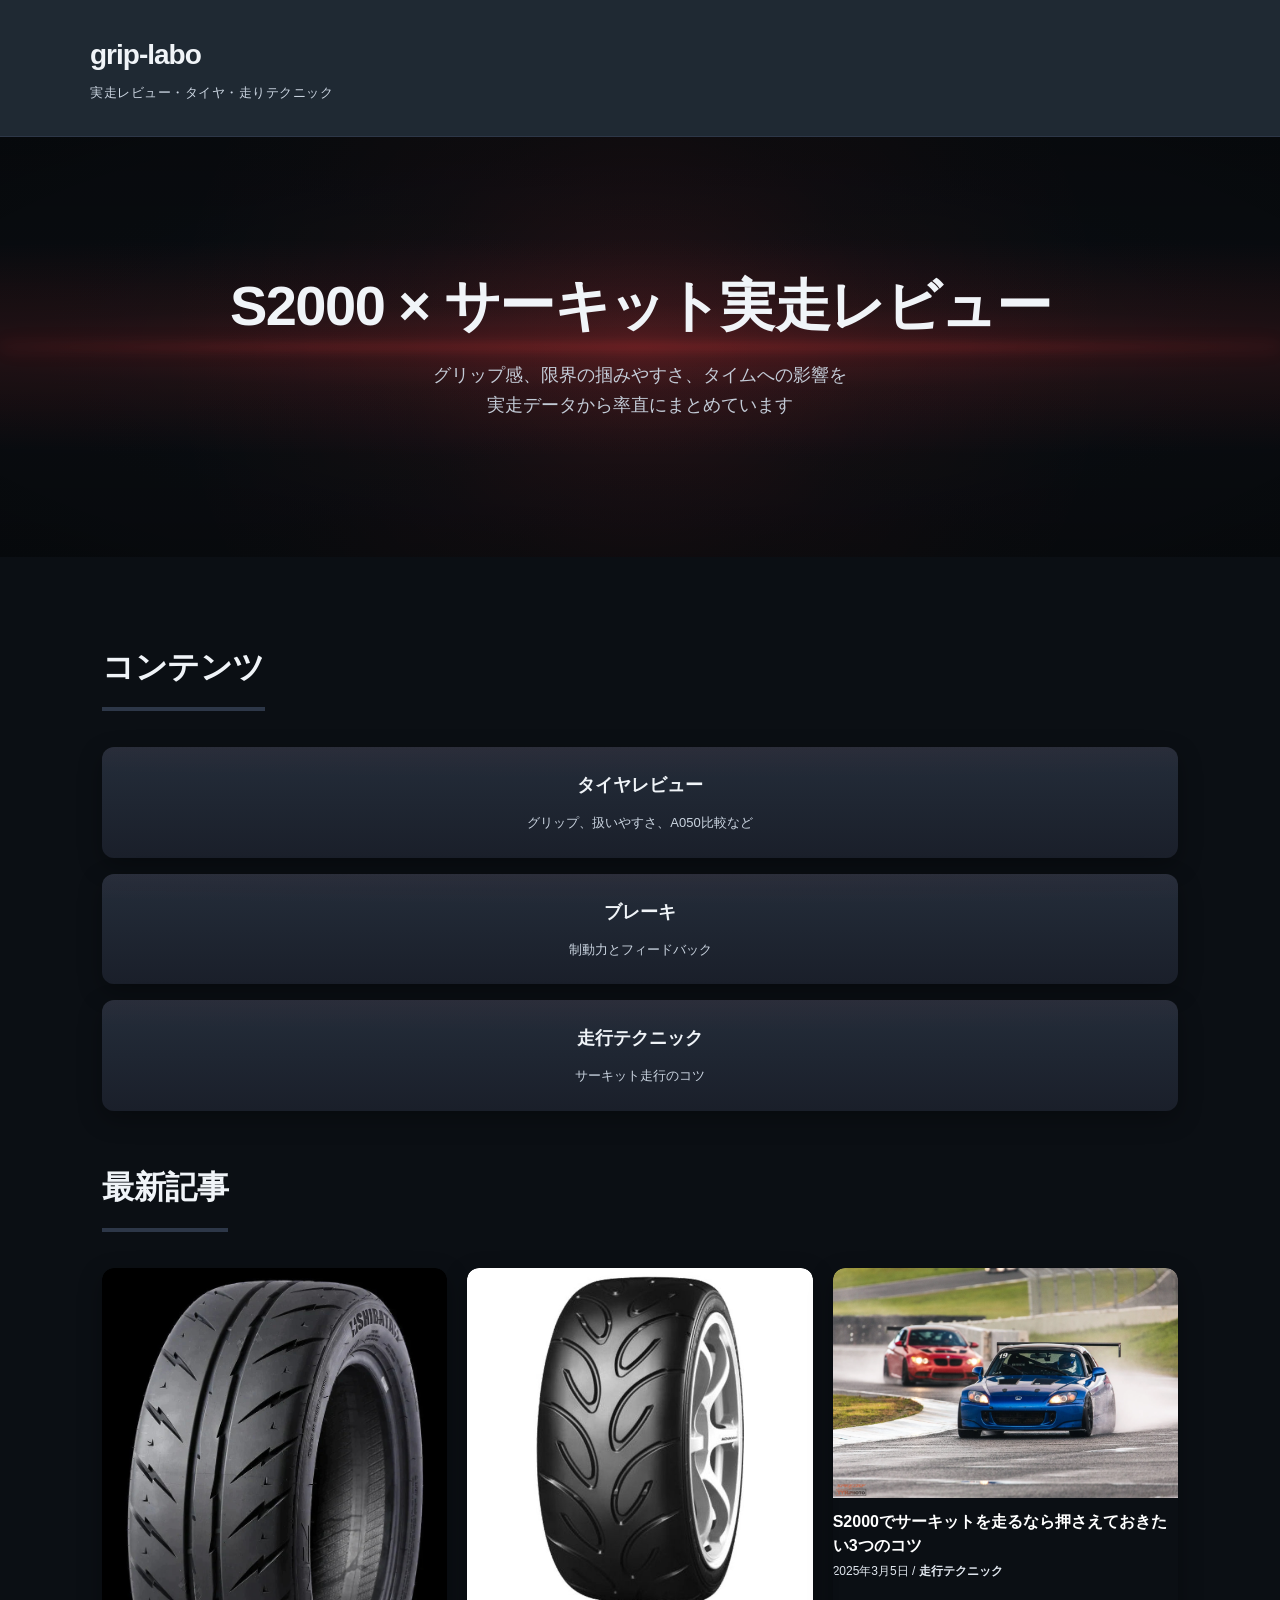
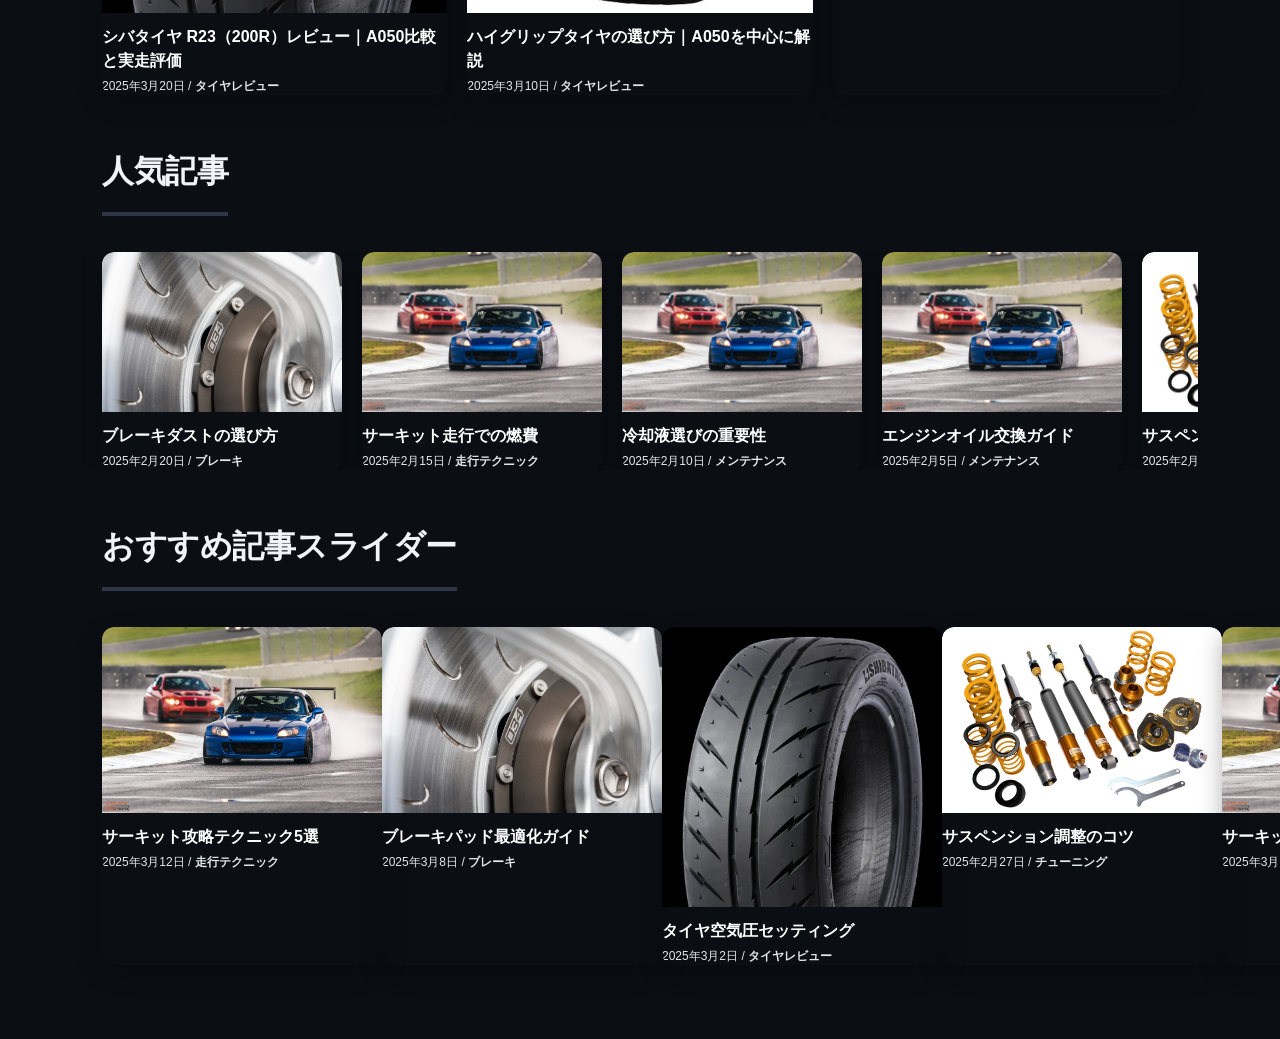
<file: index.html>
<!DOCTYPE html>
<html lang="ja">
<head>
  <meta charset="UTF-8">
  <meta name="viewport" content="width=device-width, initial-scale=1.0">
  <title>grip-labo | S2000 × サーキット実走レビュー</title>
  <meta name="description" content="S2000やスポーツカーのサーキット走行での実体験レビュー。タイヤ、ブレーキ、走りテクニックなど、実走データと感覚をシェアします。">
  <link rel="stylesheet" href="styles.css">
</head>
<body>

<header class="global-header">
  <div class="header-content">
    <h1 class="site-title">grip-labo</h1>
    <p class="site-description">実走レビュー・タイヤ・走りテクニック</p>
  </div>
</header>

<!-- ヒーローエリア -->
<section class="hero">
  <div class="hero-content">
    <h2 class="hero-title">S2000 × サーキット実走レビュー</h2>
    <p class="hero-description">グリップ感、限界の掴みやすさ、タイムへの影響を<br>実走データから率直にまとめています</p>
  </div>
</section>

<div class="container">
  
  <!-- カテゴリセクション -->
  <section class="section categories-section">
    <h2 class="section-title">コンテンツ</h2>
    <div class="category-cards">
      <a href="#" class="category-card">
        <h3>タイヤレビュー</h3>
        <p>グリップ、扱いやすさ、A050比較など</p>
      </a>
      <a href="#" class="category-card">
        <h3>ブレーキ</h3>
        <p>制動力とフィードバック</p>
      </a>
      <a href="#" class="category-card">
        <h3>走行テクニック</h3>
        <p>サーキット走行のコツ</p>
      </a>
    </div>
  </section>

  <!-- 最新記事セクション -->
  <section class="section latest-section">
    <h2 class="section-title">最新記事</h2>
    <ul class="article-list article-list-grid">
      <li class="article-item article-card">
        <div class="article-thumbnail">
          <img class="article-image" src="images/tire1.jpg" alt="シバタイヤ R23（200R）レビュー">
          <div class="article-content">
            <a href="shibatire-r23-200r.html" class="article-link">
              シバタイヤ R23（200R）レビュー｜A050比較と実走評価
            </a>
            <div class="article-meta">2025年3月20日 / <span class="article-category">タイヤレビュー</span></div>
          </div>
        </div>
      </li>
      <li class="article-item article-card">
        <div class="article-thumbnail">
          <img class="article-image" src="images/tire_a050.jpg" alt="A050との徹底比較">
          <div class="article-content">
            <a href="#" class="article-link">
              ハイグリップタイヤの選び方｜A050を中心に解説
            </a>
            <div class="article-meta">2025年3月10日 / <span class="article-category">タイヤレビュー</span></div>
          </div>
        </div>
      </li>
      <li class="article-item article-card">
        <div class="article-thumbnail">
          <img class="article-image" src="images/s2000.png" alt="S2000でのサーキット走行">
          <div class="article-content">
            <a href="#" class="article-link">
              S2000でサーキットを走るなら押さえておきたい3つのコツ
            </a>
            <div class="article-meta">2025年3月5日 / <span class="article-category">走行テクニック</span></div>
          </div>
        </div>
      </li>
    </ul>
  </section>

  <!-- 人気記事セクション（カルーセル） -->
  <section class="section popular-section">
    <h2 class="section-title">人気記事</h2>
    <div class="carousel-container">
      <ul class="article-list article-list-carousel">
        <li class="article-item article-card article-item-carousel">
          <div class="article-thumbnail">
            <img class="article-image" src="images/brake.jpg" alt="人気記事1">
            <div class="article-content">
              <a href="#" class="article-link">
                ブレーキダストの選び方
              </a>
              <div class="article-meta">2025年2月20日 / <span class="article-category">ブレーキ</span></div>
            </div>
          </div>
        </li>
        <li class="article-item article-card article-item-carousel">
          <div class="article-thumbnail">
            <img class="article-image" src="images/s2000.png" alt="人気記事2">
            <div class="article-content">
              <a href="#" class="article-link">
                サーキット走行での燃費
              </a>
              <div class="article-meta">2025年2月15日 / <span class="article-category">走行テクニック</span></div>
            </div>
          </div>
        </li>
        <li class="article-item article-card article-item-carousel">
          <div class="article-thumbnail">
            <img class="article-image" src="images/s2000.png" alt="人気記事3">
            <div class="article-content">
              <a href="#" class="article-link">
                冷却液選びの重要性
              </a>
              <div class="article-meta">2025年2月10日 / <span class="article-category">メンテナンス</span></div>
            </div>
          </div>
        </li>
        <li class="article-item article-card article-item-carousel">
          <div class="article-thumbnail">
            <img class="article-image" src="images/s2000.png" alt="人気記事4">
            <div class="article-content">
              <a href="#" class="article-link">
                エンジンオイル交換ガイド
              </a>
              <div class="article-meta">2025年2月5日 / <span class="article-category">メンテナンス</span></div>
            </div>
          </div>
        </li>
        <li class="article-item article-card article-item-carousel">
          <div class="article-thumbnail">
            <img class="article-image" src="images/suspension.jpg" alt="人気記事5">
            <div class="article-content">
              <a href="#" class="article-link">
                サスペンション調整の基本
              </a>
              <div class="article-meta">2025年2月1日 / <span class="article-category">チューニング</span></div>
            </div>
          </div>
        </li>
      </ul>
    </div>
  </section>

  <!-- スライダーセクション -->
  <section class="section slider-section">
    <h2 class="section-title">おすすめ記事スライダー</h2>
    <div class="slider">
      <div class="slider-track">
        <article class="article-item article-card article-item-carousel">
          <div class="article-thumbnail">
            <img class="article-image" src="images/s2000.png" alt="おすすめ記事1">
            <div class="article-content">
              <a href="#" class="article-link">サーキット攻略テクニック5選</a>
              <div class="article-meta">2025年3月12日 / <span class="article-category">走行テクニック</span></div>
            </div>
          </div>
        </article>
        <article class="article-item article-card article-item-carousel">
          <div class="article-thumbnail">
            <img class="article-image" src="images/brake.jpg" alt="おすすめ記事2">
            <div class="article-content">
              <a href="#" class="article-link">ブレーキパッド最適化ガイド</a>
              <div class="article-meta">2025年3月8日 / <span class="article-category">ブレーキ</span></div>
            </div>
          </div>
        </article>
        <article class="article-item article-card article-item-carousel">
          <div class="article-thumbnail">
            <img class="article-image" src="images/tire1.jpg" alt="おすすめ記事3">
            <div class="article-content">
              <a href="#" class="article-link">タイヤ空気圧セッティング</a>
              <div class="article-meta">2025年3月2日 / <span class="article-category">タイヤレビュー</span></div>
            </div>
          </div>
        </article>
        <article class="article-item article-card article-item-carousel">
          <div class="article-thumbnail">
            <img class="article-image" src="images/suspension.jpg" alt="おすすめ記事4">
            <div class="article-content">
              <a href="#" class="article-link">サスペンション調整のコツ</a>
              <div class="article-meta">2025年2月27日 / <span class="article-category">チューニング</span></div>
            </div>
          </div>
        </article>

        <!-- コピー（ループ用） -->
        <article class="article-item article-card article-item-carousel">
          <div class="article-thumbnail">
            <img class="article-image" src="images/s2000.png" alt="おすすめ記事1">
            <div class="article-content">
              <a href="#" class="article-link">サーキット攻略テクニック5選</a>
              <div class="article-meta">2025年3月12日 / <span class="article-category">走行テクニック</span></div>
            </div>
          </div>
        </article>
        <article class="article-item article-card article-item-carousel">
          <div class="article-thumbnail">
            <img class="article-image" src="images/brake.jpg" alt="おすすめ記事2">
            <div class="article-content">
              <a href="#" class="article-link">ブレーキパッド最適化ガイド</a>
              <div class="article-meta">2025年3月8日 / <span class="article-category">ブレーキ</span></div>
            </div>
          </div>
        </article>
        <article class="article-item article-card article-item-carousel">
          <div class="article-thumbnail">
            <img class="article-image" src="images/tire1.jpg" alt="おすすめ記事3">
            <div class="article-content">
              <a href="#" class="article-link">タイヤ空気圧セッティング</a>
              <div class="article-meta">2025年3月2日 / <span class="article-category">タイヤレビュー</span></div>
            </div>
          </div>
        </article>
        <article class="article-item article-card article-item-carousel">
          <div class="article-thumbnail">
            <img class="article-image" src="images/suspension.jpg" alt="おすすめ記事4">
            <div class="article-content">
              <a href="#" class="article-link">サスペンション調整のコツ</a>
              <div class="article-meta">2025年2月27日 / <span class="article-category">チューニング</span></div>
            </div>
          </div>
        </article>
      </div>
    </div>
  </section>

</div>

</body>
</html>
</file>
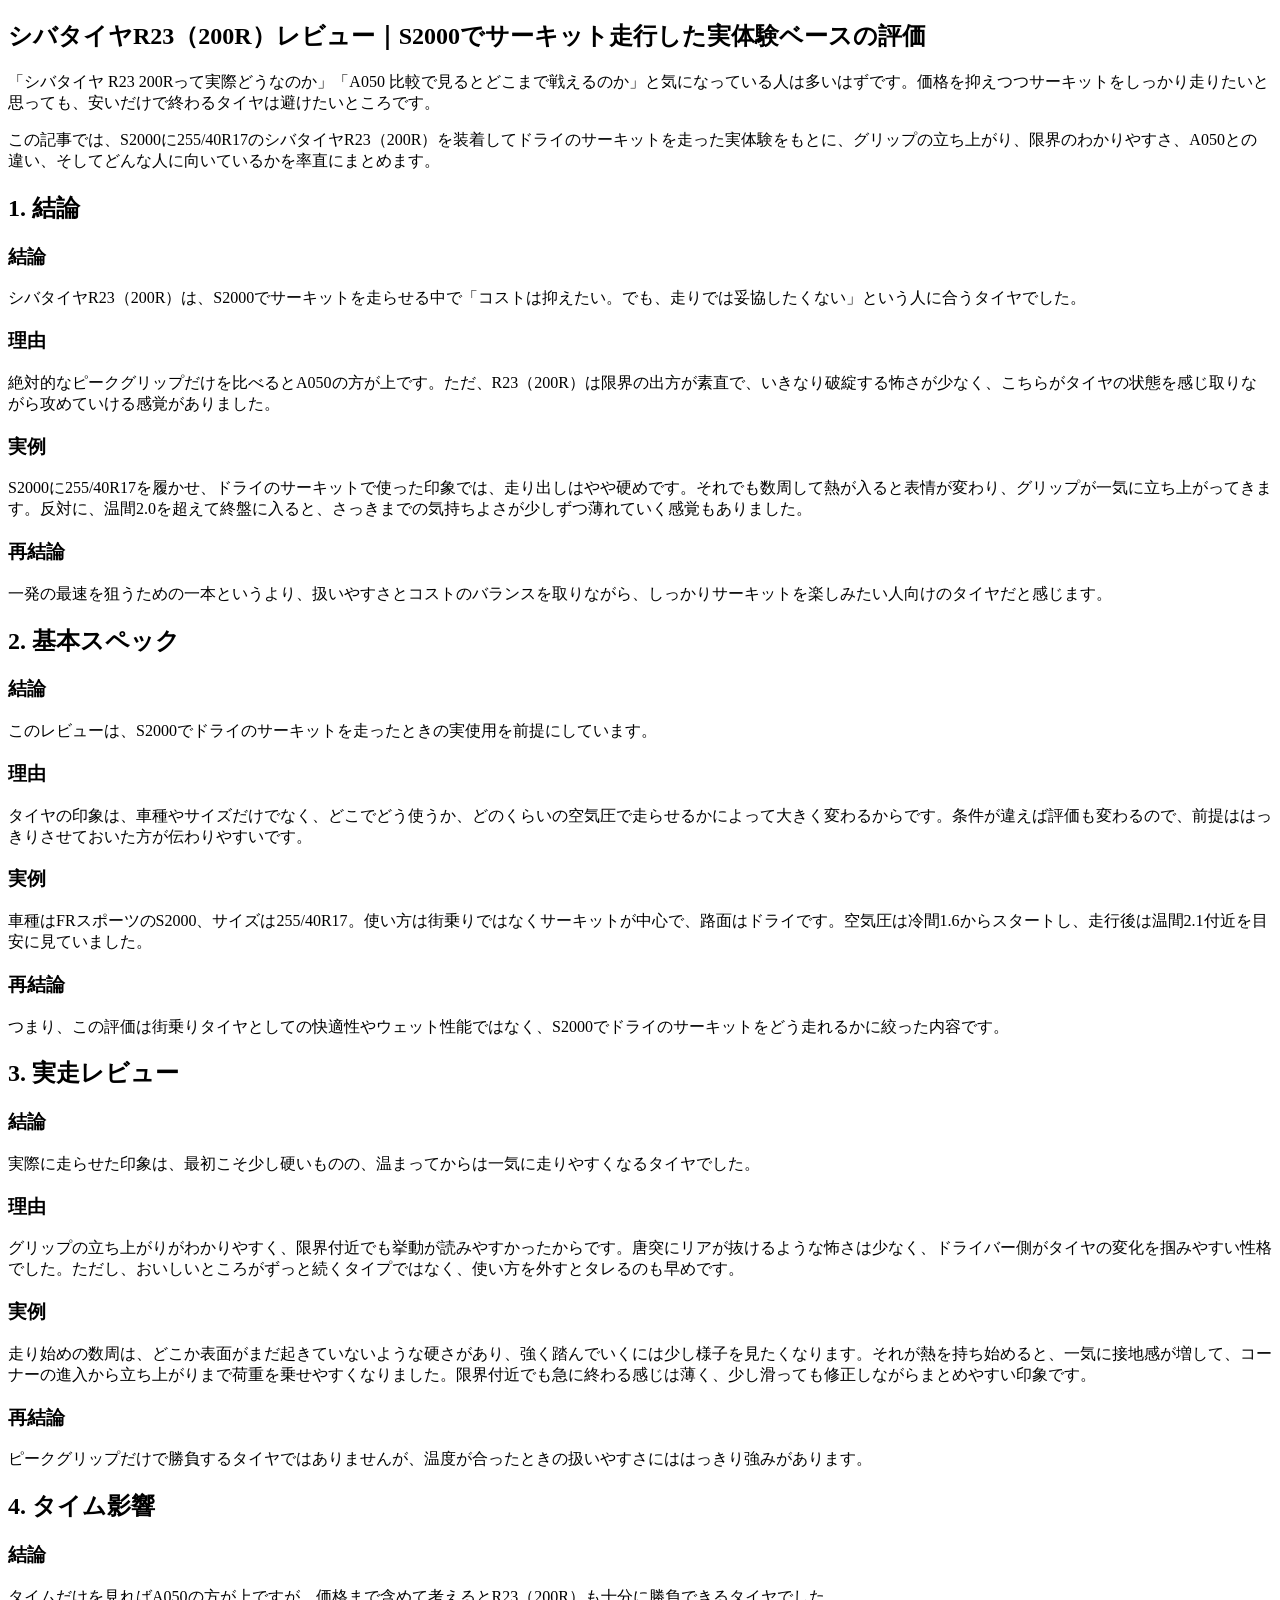
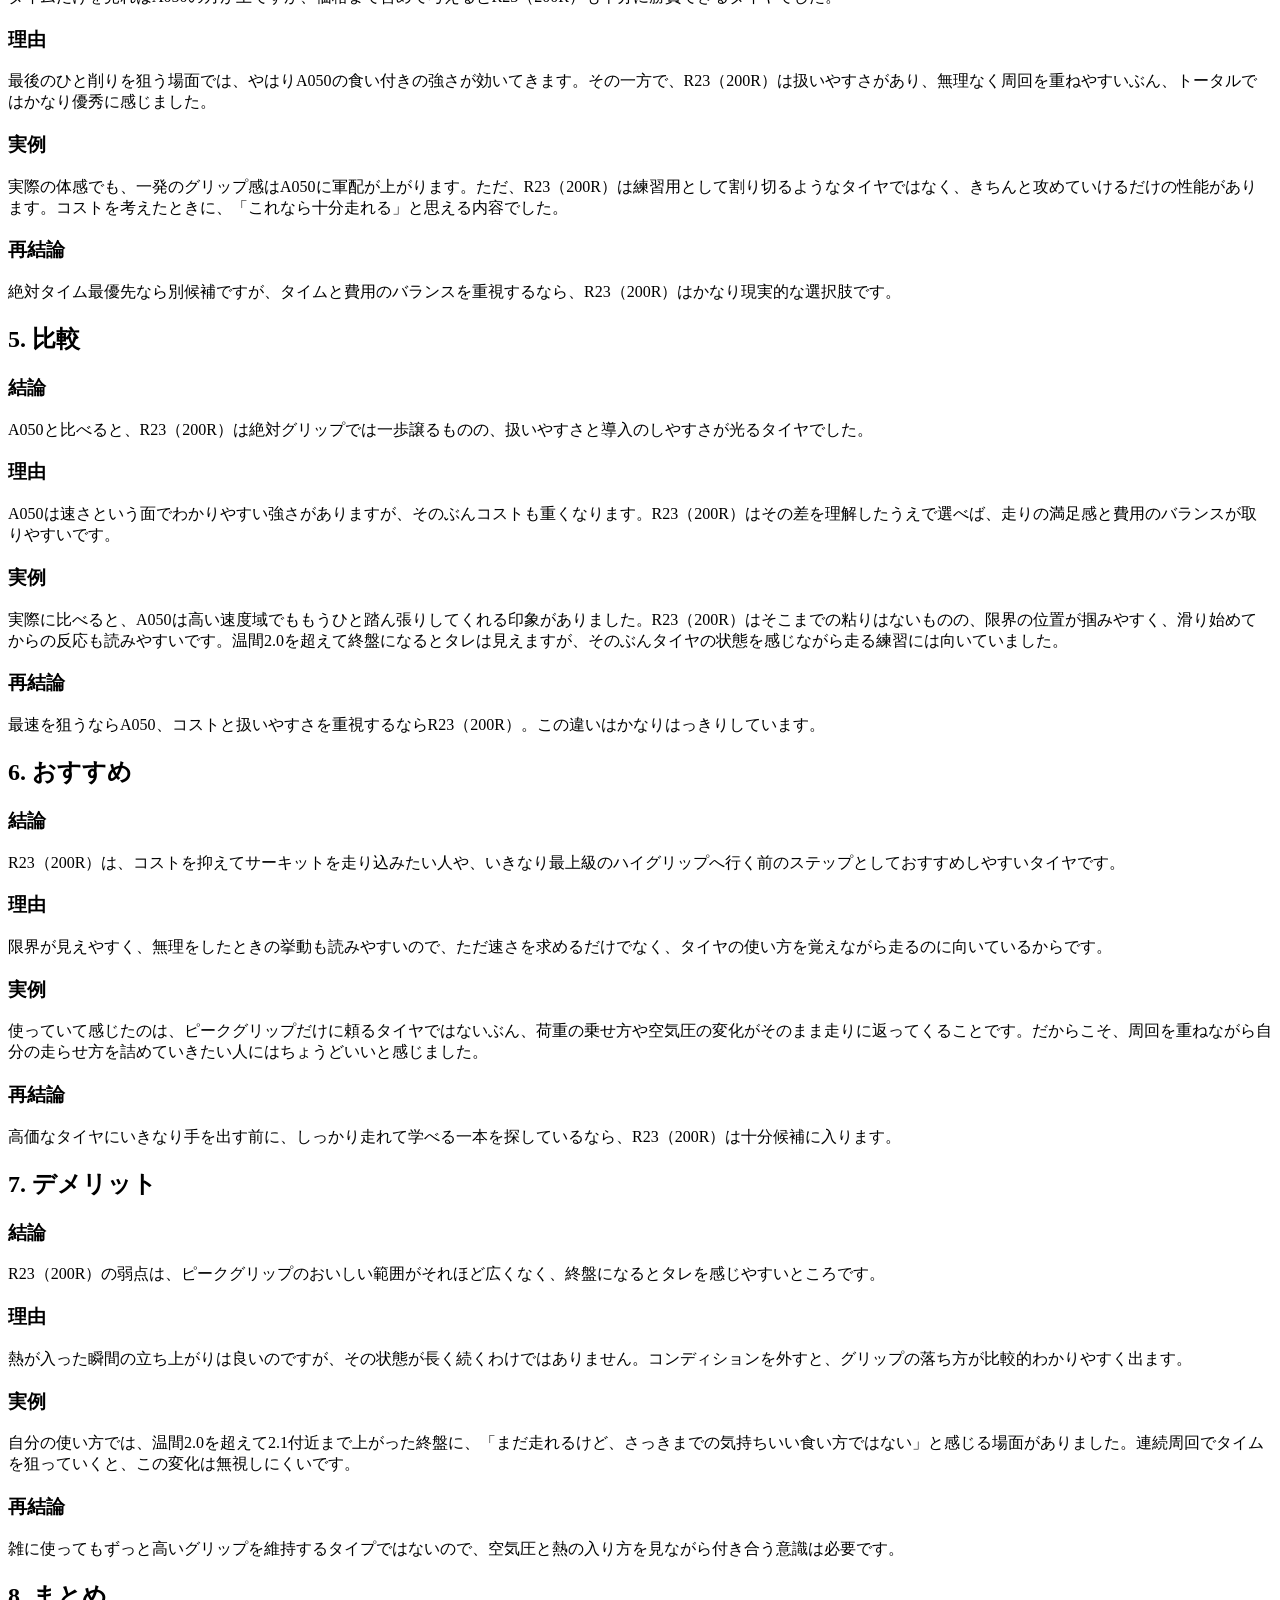
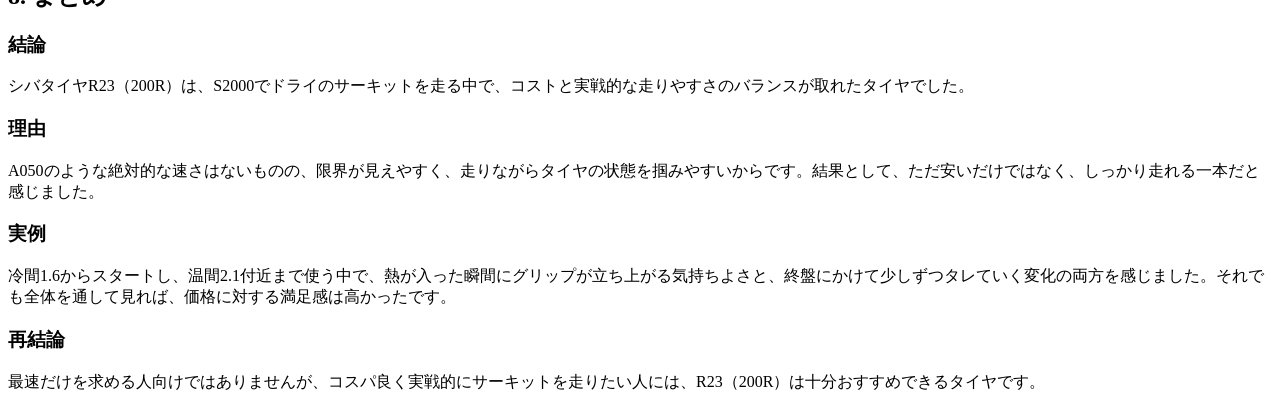
<file: shibatire-r23-200r-s2000-review.html>
<!DOCTYPE html>
<html lang="ja">
<head>
  <meta charset="UTF-8">
  <meta name="viewport" content="width=device-width, initial-scale=1.0">
  <title>シバタイヤR23（200R）レビュー｜S2000でサーキット走行した実体験ベースの評価</title>
  <meta name="description" content="S2000でシバタイヤR23（200R）255/40R17をサーキット走行した実体験レビュー。グリップ、扱いやすさ、A050との比較、コスパ、向いている人をHTML形式でまとめています。">
</head>
<body>
  <article>
    <h1>シバタイヤR23（200R）レビュー｜S2000でサーキット走行した実体験ベースの評価</h1>
    <p>「シバタイヤ R23 200Rって実際どうなのか」「A050 比較で見るとどこまで戦えるのか」と気になっている人は多いはずです。価格を抑えつつサーキットをしっかり走りたいと思っても、安いだけで終わるタイヤは避けたいところです。</p>
    <p>この記事では、S2000に255/40R17のシバタイヤR23（200R）を装着してドライのサーキットを走った実体験をもとに、グリップの立ち上がり、限界のわかりやすさ、A050との違い、そしてどんな人に向いているかを率直にまとめます。</p>

    <h2>1. 結論</h2>
    <h3>結論</h3>
    <p>シバタイヤR23（200R）は、S2000でサーキットを走らせる中で「コストは抑えたい。でも、走りでは妥協したくない」という人に合うタイヤでした。</p>
    <h3>理由</h3>
    <p>絶対的なピークグリップだけを比べるとA050の方が上です。ただ、R23（200R）は限界の出方が素直で、いきなり破綻する怖さが少なく、こちらがタイヤの状態を感じ取りながら攻めていける感覚がありました。</p>
    <h3>実例</h3>
    <p>S2000に255/40R17を履かせ、ドライのサーキットで使った印象では、走り出しはやや硬めです。それでも数周して熱が入ると表情が変わり、グリップが一気に立ち上がってきます。反対に、温間2.0を超えて終盤に入ると、さっきまでの気持ちよさが少しずつ薄れていく感覚もありました。</p>
    <h3>再結論</h3>
    <p>一発の最速を狙うための一本というより、扱いやすさとコストのバランスを取りながら、しっかりサーキットを楽しみたい人向けのタイヤだと感じます。</p>

    <h2>2. 基本スペック</h2>
    <h3>結論</h3>
    <p>このレビューは、S2000でドライのサーキットを走ったときの実使用を前提にしています。</p>
    <h3>理由</h3>
    <p>タイヤの印象は、車種やサイズだけでなく、どこでどう使うか、どのくらいの空気圧で走らせるかによって大きく変わるからです。条件が違えば評価も変わるので、前提ははっきりさせておいた方が伝わりやすいです。</p>
    <h3>実例</h3>
    <p>車種はFRスポーツのS2000、サイズは255/40R17。使い方は街乗りではなくサーキットが中心で、路面はドライです。空気圧は冷間1.6からスタートし、走行後は温間2.1付近を目安に見ていました。</p>
    <h3>再結論</h3>
    <p>つまり、この評価は街乗りタイヤとしての快適性やウェット性能ではなく、S2000でドライのサーキットをどう走れるかに絞った内容です。</p>

    <h2>3. 実走レビュー</h2>
    <h3>結論</h3>
    <p>実際に走らせた印象は、最初こそ少し硬いものの、温まってからは一気に走りやすくなるタイヤでした。</p>
    <h3>理由</h3>
    <p>グリップの立ち上がりがわかりやすく、限界付近でも挙動が読みやすかったからです。唐突にリアが抜けるような怖さは少なく、ドライバー側がタイヤの変化を掴みやすい性格でした。ただし、おいしいところがずっと続くタイプではなく、使い方を外すとタレるのも早めです。</p>
    <h3>実例</h3>
    <p>走り始めの数周は、どこか表面がまだ起きていないような硬さがあり、強く踏んでいくには少し様子を見たくなります。それが熱を持ち始めると、一気に接地感が増して、コーナーの進入から立ち上がりまで荷重を乗せやすくなりました。限界付近でも急に終わる感じは薄く、少し滑っても修正しながらまとめやすい印象です。</p>
    <h3>再結論</h3>
    <p>ピークグリップだけで勝負するタイヤではありませんが、温度が合ったときの扱いやすさにははっきり強みがあります。</p>

    <h2>4. タイム影響</h2>
    <h3>結論</h3>
    <p>タイムだけを見ればA050の方が上ですが、価格まで含めて考えるとR23（200R）も十分に勝負できるタイヤでした。</p>
    <h3>理由</h3>
    <p>最後のひと削りを狙う場面では、やはりA050の食い付きの強さが効いてきます。その一方で、R23（200R）は扱いやすさがあり、無理なく周回を重ねやすいぶん、トータルではかなり優秀に感じました。</p>
    <h3>実例</h3>
    <p>実際の体感でも、一発のグリップ感はA050に軍配が上がります。ただ、R23（200R）は練習用として割り切るようなタイヤではなく、きちんと攻めていけるだけの性能があります。コストを考えたときに、「これなら十分走れる」と思える内容でした。</p>
    <h3>再結論</h3>
    <p>絶対タイム最優先なら別候補ですが、タイムと費用のバランスを重視するなら、R23（200R）はかなり現実的な選択肢です。</p>

    <h2>5. 比較</h2>
    <h3>結論</h3>
    <p>A050と比べると、R23（200R）は絶対グリップでは一歩譲るものの、扱いやすさと導入のしやすさが光るタイヤでした。</p>
    <h3>理由</h3>
    <p>A050は速さという面でわかりやすい強さがありますが、そのぶんコストも重くなります。R23（200R）はその差を理解したうえで選べば、走りの満足感と費用のバランスが取りやすいです。</p>
    <h3>実例</h3>
    <p>実際に比べると、A050は高い速度域でももうひと踏ん張りしてくれる印象がありました。R23（200R）はそこまでの粘りはないものの、限界の位置が掴みやすく、滑り始めてからの反応も読みやすいです。温間2.0を超えて終盤になるとタレは見えますが、そのぶんタイヤの状態を感じながら走る練習には向いていました。</p>
    <h3>再結論</h3>
    <p>最速を狙うならA050、コストと扱いやすさを重視するならR23（200R）。この違いはかなりはっきりしています。</p>

    <h2>6. おすすめ</h2>
    <h3>結論</h3>
    <p>R23（200R）は、コストを抑えてサーキットを走り込みたい人や、いきなり最上級のハイグリップへ行く前のステップとしておすすめしやすいタイヤです。</p>
    <h3>理由</h3>
    <p>限界が見えやすく、無理をしたときの挙動も読みやすいので、ただ速さを求めるだけでなく、タイヤの使い方を覚えながら走るのに向いているからです。</p>
    <h3>実例</h3>
    <p>使っていて感じたのは、ピークグリップだけに頼るタイヤではないぶん、荷重の乗せ方や空気圧の変化がそのまま走りに返ってくることです。だからこそ、周回を重ねながら自分の走らせ方を詰めていきたい人にはちょうどいいと感じました。</p>
    <h3>再結論</h3>
    <p>高価なタイヤにいきなり手を出す前に、しっかり走れて学べる一本を探しているなら、R23（200R）は十分候補に入ります。</p>

    <h2>7. デメリット</h2>
    <h3>結論</h3>
    <p>R23（200R）の弱点は、ピークグリップのおいしい範囲がそれほど広くなく、終盤になるとタレを感じやすいところです。</p>
    <h3>理由</h3>
    <p>熱が入った瞬間の立ち上がりは良いのですが、その状態が長く続くわけではありません。コンディションを外すと、グリップの落ち方が比較的わかりやすく出ます。</p>
    <h3>実例</h3>
    <p>自分の使い方では、温間2.0を超えて2.1付近まで上がった終盤に、「まだ走れるけど、さっきまでの気持ちいい食い方ではない」と感じる場面がありました。連続周回でタイムを狙っていくと、この変化は無視しにくいです。</p>
    <h3>再結論</h3>
    <p>雑に使ってもずっと高いグリップを維持するタイプではないので、空気圧と熱の入り方を見ながら付き合う意識は必要です。</p>

    <h2>8. まとめ</h2>
    <h3>結論</h3>
    <p>シバタイヤR23（200R）は、S2000でドライのサーキットを走る中で、コストと実戦的な走りやすさのバランスが取れたタイヤでした。</p>
    <h3>理由</h3>
    <p>A050のような絶対的な速さはないものの、限界が見えやすく、走りながらタイヤの状態を掴みやすいからです。結果として、ただ安いだけではなく、しっかり走れる一本だと感じました。</p>
    <h3>実例</h3>
    <p>冷間1.6からスタートし、温間2.1付近まで使う中で、熱が入った瞬間にグリップが立ち上がる気持ちよさと、終盤にかけて少しずつタレていく変化の両方を感じました。それでも全体を通して見れば、価格に対する満足感は高かったです。</p>
    <h3>再結論</h3>
    <p>最速だけを求める人向けではありませんが、コスパ良く実戦的にサーキットを走りたい人には、R23（200R）は十分おすすめできるタイヤです。</p>
  </article>
</body>
</html>
</file>
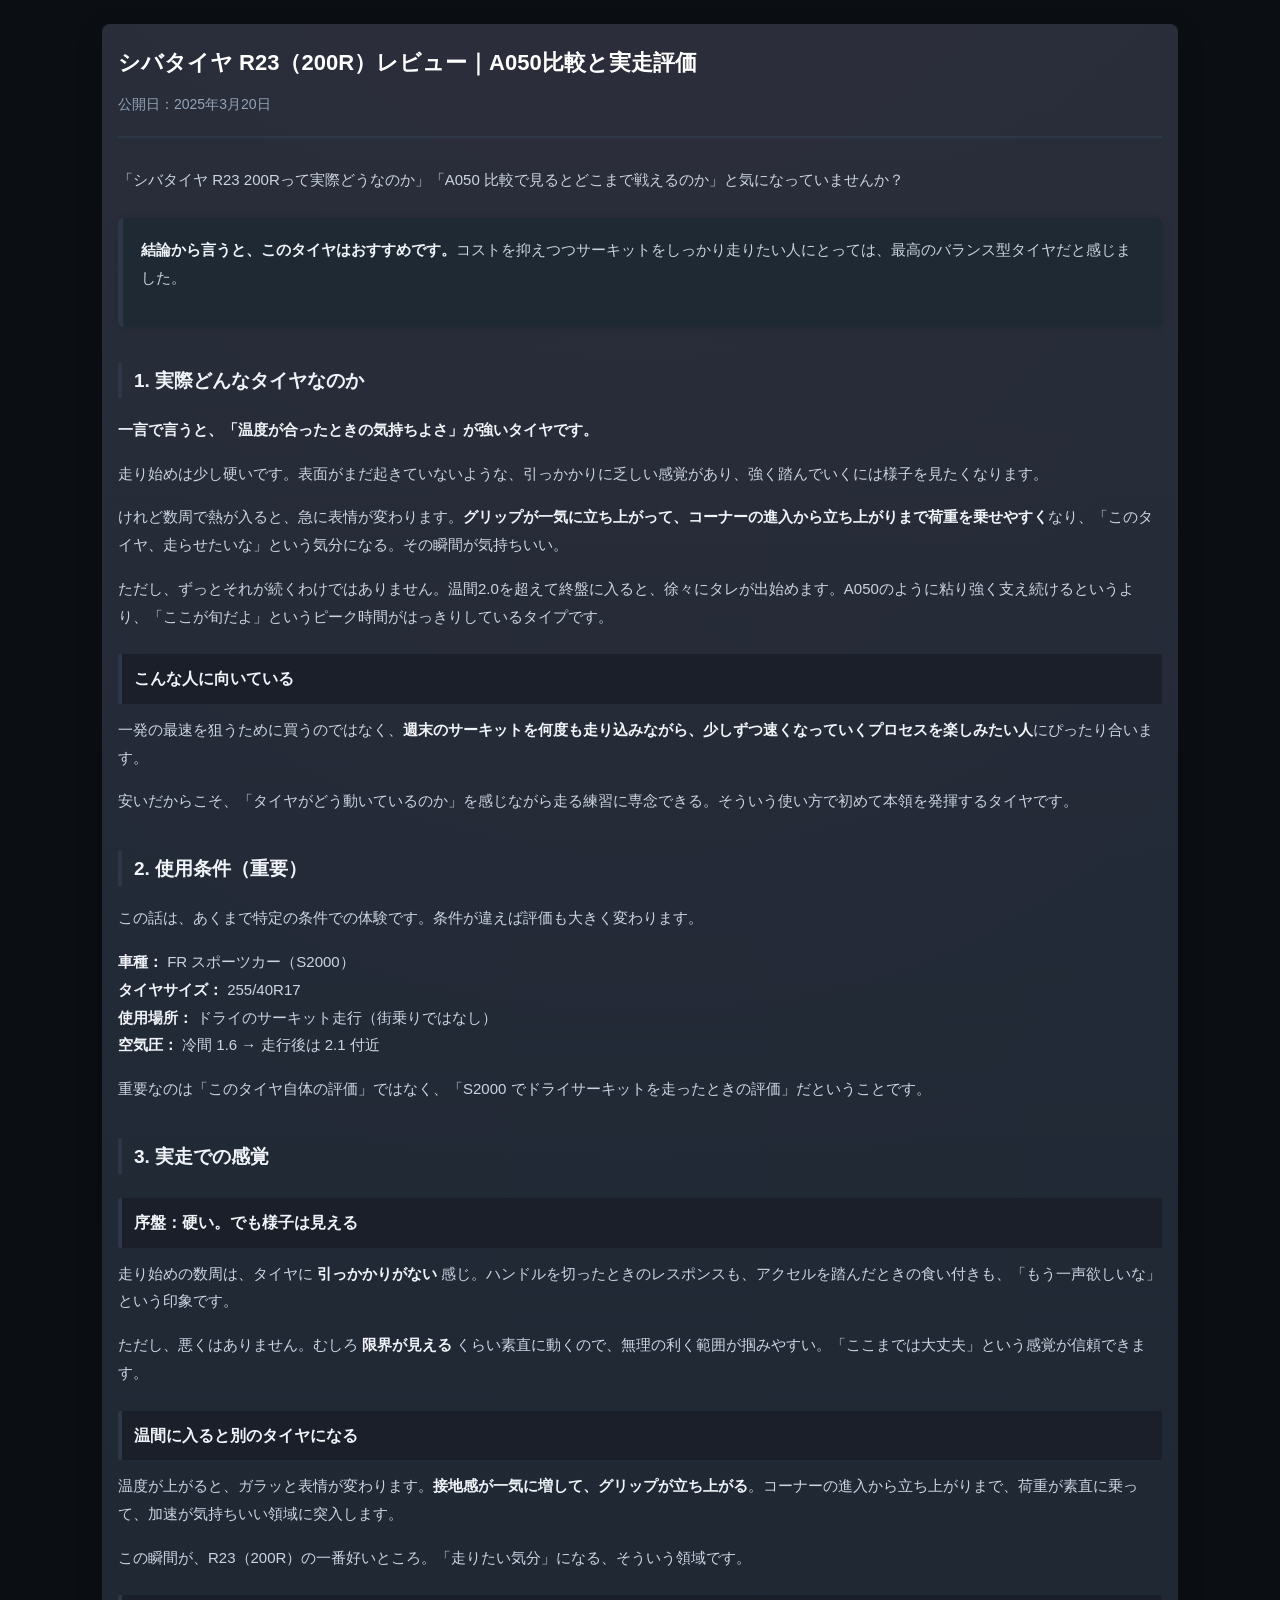
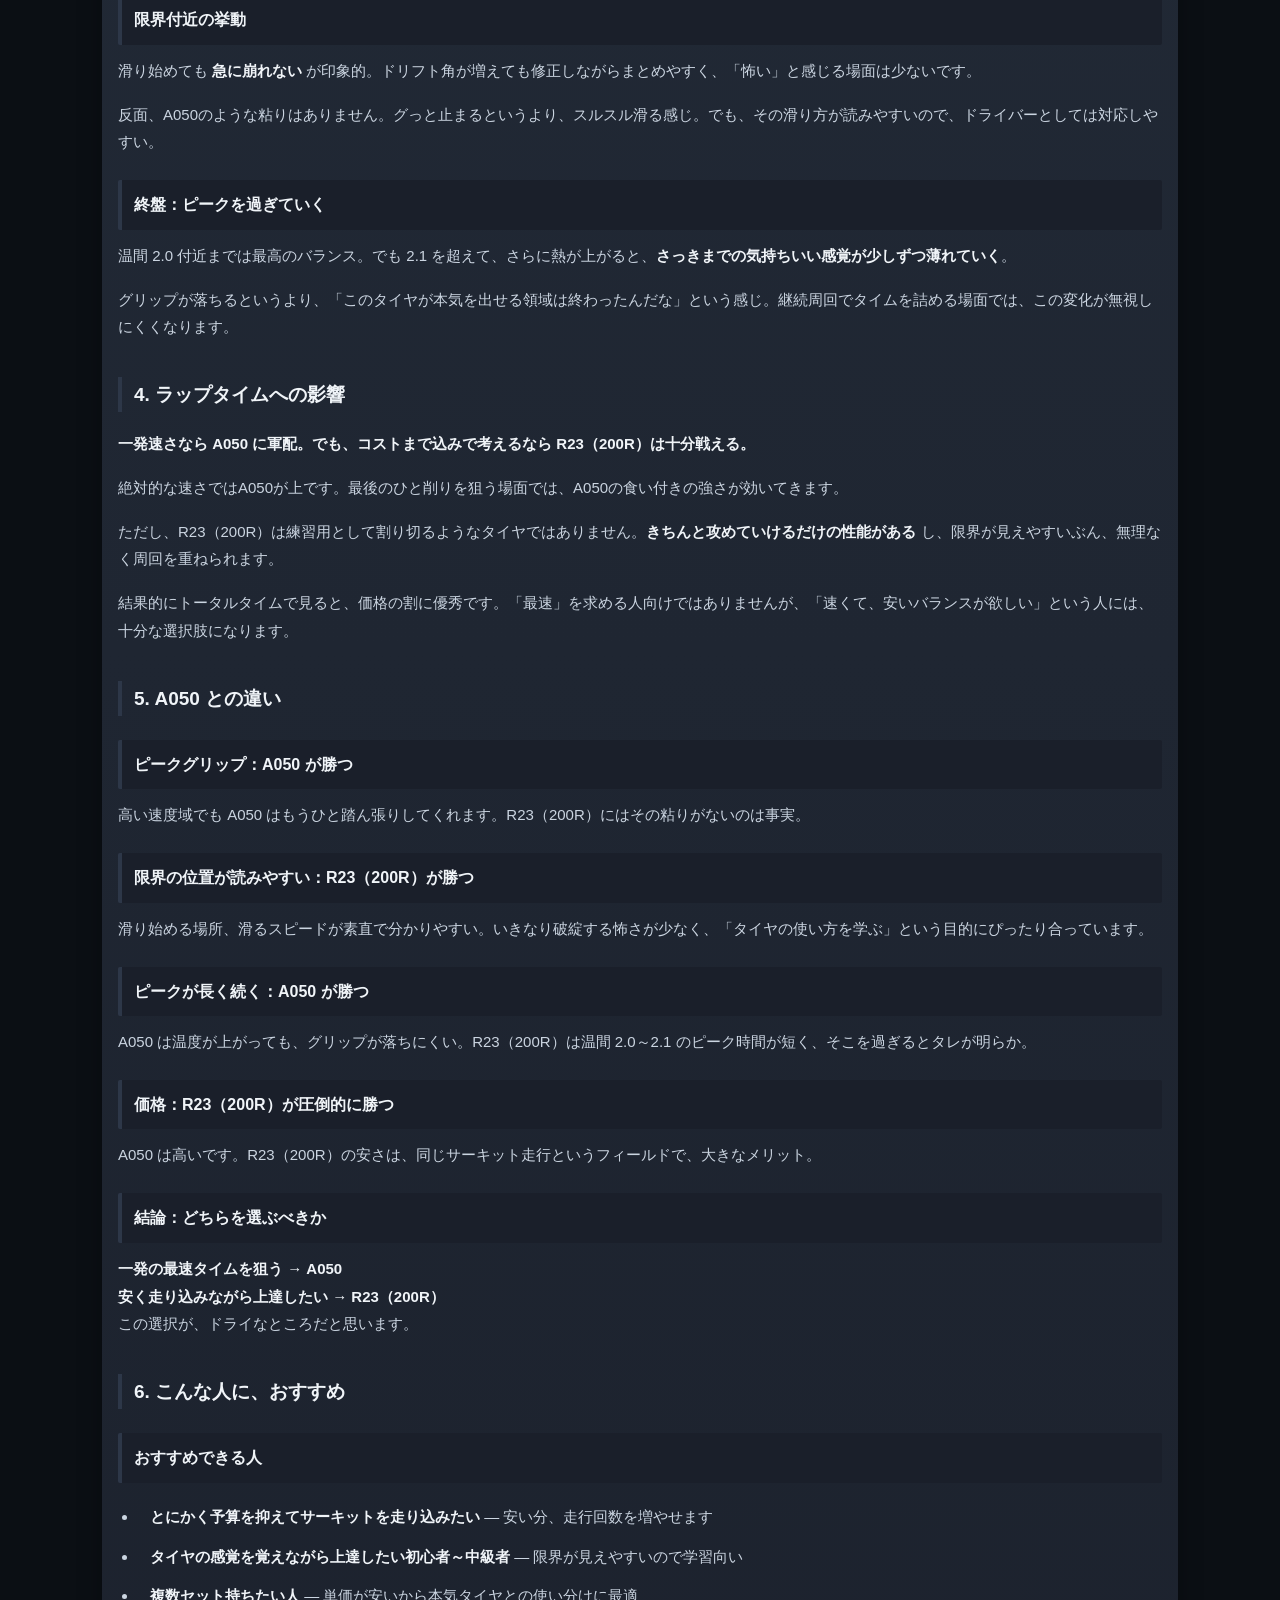
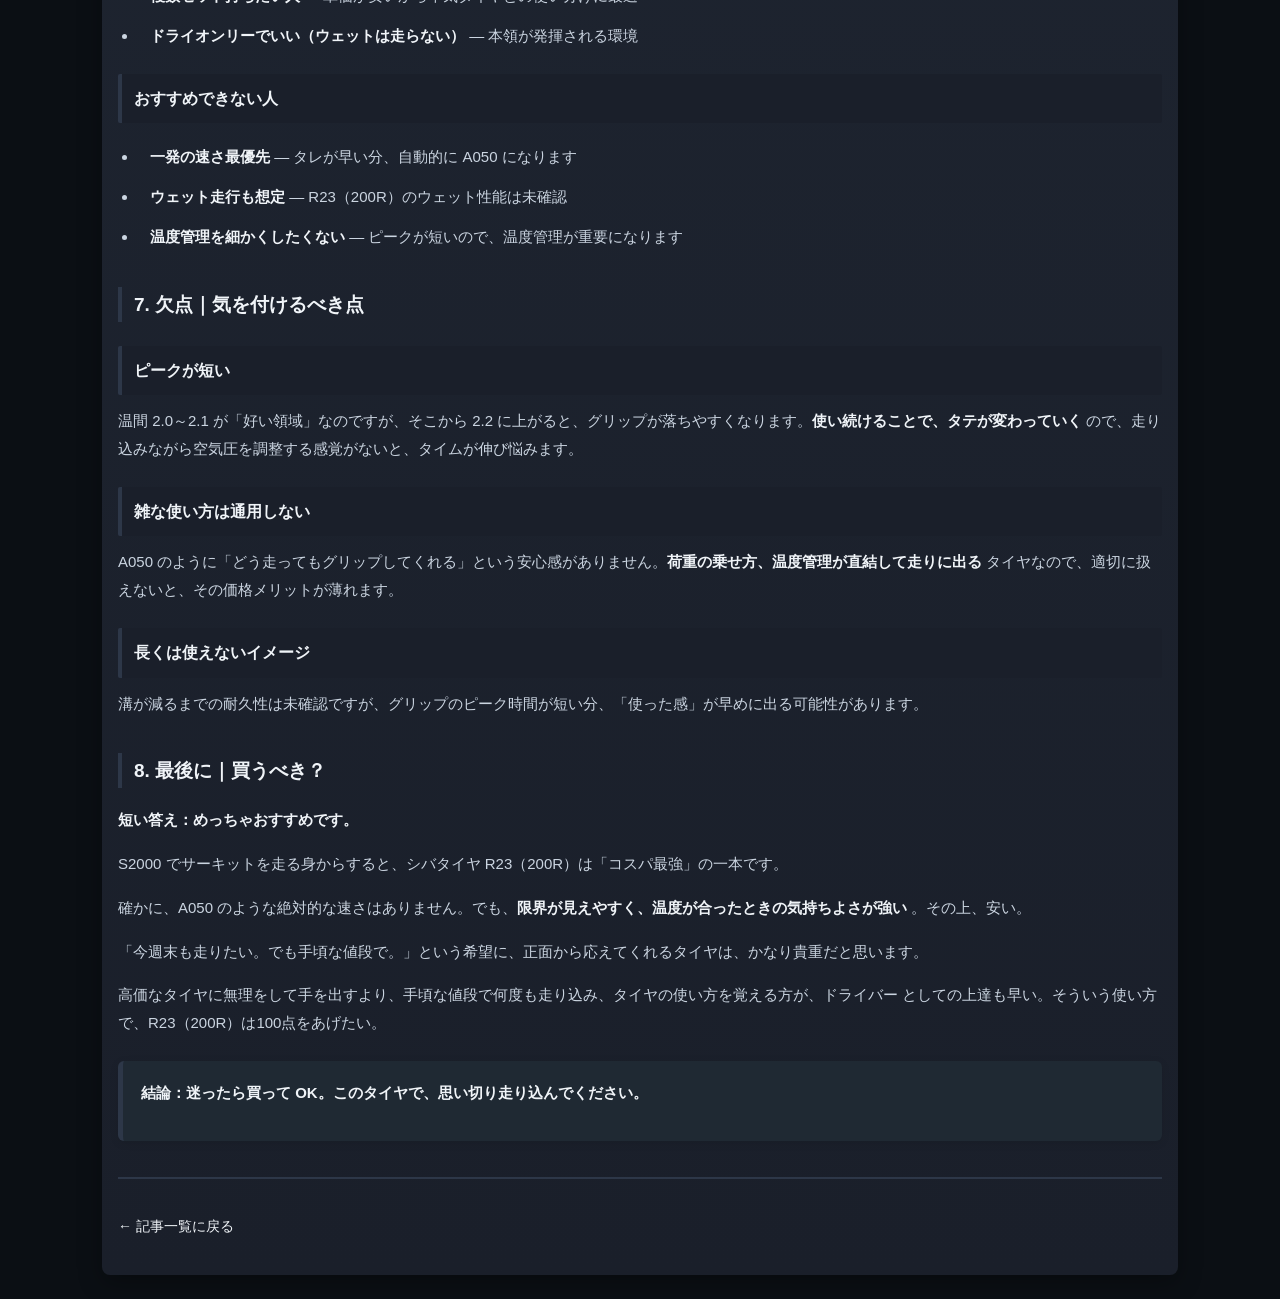
<file: shibatire-r23-200r.html>
<!DOCTYPE html>
<html lang="ja">
<head>
  <meta charset="UTF-8">
  <meta name="viewport" content="width=device-width, initial-scale=1.0">
  <title>シバタイヤR23（200R）レビュー｜S2000でサーキット走行した実体験ベースの評価</title>
  <meta name="description" content="S2000でシバタイヤR23（200R）255/40R17をサーキット走行した実体験レビュー。グリップ、扱いやすさ、A050との比較、コスパ、向いている人をまとめています。">
  <link rel="stylesheet" href="styles.css">
</head>
<body>

<div class="container">
  <article>
    <div class="article-header">
      <h1 class="article-title">シバタイヤ R23（200R）レビュー｜A050比較と実走評価</h1>
      <div class="article-meta-info">公開日：2025年3月20日</div>
    </div>
    <div class="article-content">
      <p>「シバタイヤ R23 200Rって実際どうなのか」「A050 比較で見るとどこまで戦えるのか」と気になっていませんか？</p>
      
      <div class="conclusion-box">
        <p><strong>結論から言うと、このタイヤはおすすめです。</strong>コストを抑えつつサーキットをしっかり走りたい人にとっては、最高のバランス型タイヤだと感じました。</p>
      </div>

      <h2>1. 実際どんなタイヤなのか</h2>
      <p><strong>一言で言うと、「温度が合ったときの気持ちよさ」が強いタイヤです。</strong></p>
      
      <p>走り始めは少し硬いです。表面がまだ起きていないような、引っかかりに乏しい感覚があり、強く踏んでいくには様子を見たくなります。</p>
      
      <p>けれど数周で熱が入ると、急に表情が変わります。<strong>グリップが一気に立ち上がって、コーナーの進入から立ち上がりまで荷重を乗せやすく</strong>なり、「このタイヤ、走らせたいな」という気分になる。その瞬間が気持ちいい。</p>
      
      <p>ただし、ずっとそれが続くわけではありません。温間2.0を超えて終盤に入ると、徐々にタレが出始めます。A050のように粘り強く支え続けるというより、「ここが旬だよ」というピーク時間がはっきりしているタイプです。</p>
      
      <h3>こんな人に向いている</h3>
      <p>一発の最速を狙うために買うのではなく、<strong>週末のサーキットを何度も走り込みながら、少しずつ速くなっていくプロセスを楽しみたい人</strong>にぴったり合います。</p>
      <p>安いだからこそ、「タイヤがどう動いているのか」を感じながら走る練習に専念できる。そういう使い方で初めて本領を発揮するタイヤです。</p>

      <h2>2. 使用条件（重要）</h2>
      <p>この話は、あくまで特定の条件での体験です。条件が違えば評価も大きく変わります。</p>
      
      <p><strong>車種：</strong> FR スポーツカー（S2000）<br>
      <strong>タイヤサイズ：</strong> 255/40R17<br>
      <strong>使用場所：</strong> ドライのサーキット走行（街乗りではなし）<br>
      <strong>空気圧：</strong> 冷間 1.6 → 走行後は 2.1 付近</p>
      
      <p>重要なのは「このタイヤ自体の評価」ではなく、「S2000 でドライサーキットを走ったときの評価」だということです。</p>

      <h2>3. 実走での感覚</h2>
      
      <h3>序盤：硬い。でも様子は見える</h3>
      <p>走り始めの数周は、タイヤに <strong>引っかかりがない</strong> 感じ。ハンドルを切ったときのレスポンスも、アクセルを踏んだときの食い付きも、「もう一声欲しいな」という印象です。</p>
      <p>ただし、悪くはありません。むしろ <strong>限界が見える</strong> くらい素直に動くので、無理の利く範囲が掴みやすい。「ここまでは大丈夫」という感覚が信頼できます。</p>
      
      <h3>温間に入ると別のタイヤになる</h3>
      <p>温度が上がると、ガラッと表情が変わります。<strong>接地感が一気に増して、グリップが立ち上がる</strong>。コーナーの進入から立ち上がりまで、荷重が素直に乗って、加速が気持ちいい領域に突入します。</p>
      <p>この瞬間が、R23（200R）の一番好いところ。「走りたい気分」になる、そういう領域です。</p>
      
      <h3>限界付近の挙動</h3>
      <p>滑り始めても <strong>急に崩れない</strong> が印象的。ドリフト角が増えても修正しながらまとめやすく、「怖い」と感じる場面は少ないです。</p>
      <p>反面、A050のような粘りはありません。グっと止まるというより、スルスル滑る感じ。でも、その滑り方が読みやすいので、ドライバーとしては対応しやすい。</p>
      
      <h3>終盤：ピークを過ぎていく</h3>
      <p>温間 2.0 付近までは最高のバランス。でも 2.1 を超えて、さらに熱が上がると、<strong>さっきまでの気持ちいい感覚が少しずつ薄れていく</strong>。</p>
      <p>グリップが落ちるというより、「このタイヤが本気を出せる領域は終わったんだな」という感じ。継続周回でタイムを詰める場面では、この変化が無視しにくくなります。</p>

      <h2>4. ラップタイムへの影響</h2>
      <p><strong>一発速さなら A050 に軍配。でも、コストまで込みで考えるなら R23（200R）は十分戦える。</strong></p>
      
      <p>絶対的な速さではA050が上です。最後のひと削りを狙う場面では、A050の食い付きの強さが効いてきます。</p>
      
      <p>ただし、R23（200R）は練習用として割り切るようなタイヤではありません。<strong>きちんと攻めていけるだけの性能がある</strong> し、限界が見えやすいぶん、無理なく周回を重ねられます。</p>
      
      <p>結果的にトータルタイムで見ると、価格の割に優秀です。「最速」を求める人向けではありませんが、「速くて、安いバランスが欲しい」という人には、十分な選択肢になります。</p>

      <h2>5. A050 との違い</h2>
      
      <h3>ピークグリップ：A050 が勝つ</h3>
      <p>高い速度域でも A050 はもうひと踏ん張りしてくれます。R23（200R）にはその粘りがないのは事実。</p>
      
      <h3>限界の位置が読みやすい：R23（200R）が勝つ</h3>
      <p>滑り始める場所、滑るスピードが素直で分かりやすい。いきなり破綻する怖さが少なく、「タイヤの使い方を学ぶ」という目的にぴったり合っています。</p>
      
      <h3>ピークが長く続く：A050 が勝つ</h3>
      <p>A050 は温度が上がっても、グリップが落ちにくい。R23（200R）は温間 2.0～2.1 のピーク時間が短く、そこを過ぎるとタレが明らか。</p>
      
      <h3>価格：R23（200R）が圧倒的に勝つ</h3>
      <p>A050 は高いです。R23（200R）の安さは、同じサーキット走行というフィールドで、大きなメリット。</p>
      
      <h3>結論：どちらを選ぶべきか</h3>
      <p><strong>一発の最速タイムを狙う → A050</strong><br>
      <strong>安く走り込みながら上達したい → R23（200R）</strong><br>
      この選択が、ドライなところだと思います。</p>

      <h2>6. こんな人に、おすすめ</h2>
      
      <h3>おすすめできる人</h3>
      <ul>
        <li><strong>とにかく予算を抑えてサーキットを走り込みたい</strong> — 安い分、走行回数を増やせます</li>
        <li><strong>タイヤの感覚を覚えながら上達したい初心者～中級者</strong> — 限界が見えやすいので学習向い</li>
        <li><strong>複数セット持ちたい人</strong> — 単価が安いから本気タイヤとの使い分けに最適</li>
        <li><strong>ドライオンリーでいい（ウェットは走らない）</strong> — 本領が発揮される環境</li>
      </ul>
      
      <h3>おすすめできない人</h3>
      <ul>
        <li><strong>一発の速さ最優先</strong> — タレが早い分、自動的に A050 になります</li>
        <li><strong>ウェット走行も想定</strong> — R23（200R）のウェット性能は未確認</li>
        <li><strong>温度管理を細かくしたくない</strong> — ピークが短いので、温度管理が重要になります</li>
      </ul>

      <h2>7. 欠点｜気を付けるべき点</h2>
      
      <h3>ピークが短い</h3>
      <p>温間 2.0～2.1 が「好い領域」なのですが、そこから 2.2 に上がると、グリップが落ちやすくなります。<strong>使い続けることで、タテが変わっていく</strong> ので、走り込みながら空気圧を調整する感覚がないと、タイムが伸び悩みます。</p>
      
      <h3>雑な使い方は通用しない</h3>
      <p>A050 のように「どう走ってもグリップしてくれる」という安心感がありません。<strong>荷重の乗せ方、温度管理が直結して走りに出る</strong> タイヤなので、適切に扱えないと、その価格メリットが薄れます。</p>
      
      <h3>長くは使えないイメージ</h3>
      <p>溝が減るまでの耐久性は未確認ですが、グリップのピーク時間が短い分、「使った感」が早めに出る可能性があります。</p>

      <h2>8. 最後に｜買うべき？</h2>
      <p><strong>短い答え：めっちゃおすすめです。</strong></p>
      
      <p>S2000 でサーキットを走る身からすると、シバタイヤ R23（200R）は「コスパ最強」の一本です。</p>
      
      <p>確かに、A050 のような絶対的な速さはありません。でも、<strong>限界が見えやすく、温度が合ったときの気持ちよさが強い</strong> 。その上、安い。</p>
      
      <p>「今週末も走りたい。でも手頃な値段で。」という希望に、正面から応えてくれるタイヤは、かなり貴重だと思います。</p>
      
      <p>高価なタイヤに無理をして手を出すより、手頃な値段で何度も走り込み、タイヤの使い方を覚える方が、ドライバー としての上達も早い。そういう使い方で、R23（200R）は100点をあげたい。</p>
      
      <div class="conclusion-box">
        <p><strong>結論：迷ったら買って OK。このタイヤで、思い切り走り込んでください。</strong></p>
      </div>
    </div>

    <div class="article-footer">
      <a href="index.html" class="back-link">← 記事一覧に戻る</a>
    </div>
  </article>
</div>

</body>
</html>
</file>
<file: styles.css>
/* グローバルスタイル */
* {
  margin: 0;
  padding: 0;
  box-sizing: border-box;
}

html {
  font-size: 16px;
}

body {
  font-family: -apple-system, BlinkMacSystemFont, "Segoe UI", "Helvetica Neue", Arial, sans-serif;
  background-color: #0b0f14;
  color: #cbd5e1;
  line-height: 1.65;
}

/* コンテナ */
.container {
  max-width: 1100px;
  margin: 0 auto;
  padding: 40px 20px;
}

/* ヘッダー */
.global-header {
  background-color: #1f2933;
  border-bottom: 1px solid #2d3748;
  padding: 32px 20px;
  margin-bottom: 0;
  box-shadow: 0 2px 12px rgba(0, 0, 0, 0.3);
}

.header-content {
  max-width: 1100px;
  margin: 0 auto;
}

.site-title {
  font-size: 28px;
  font-weight: 800;
  margin-bottom: 4px;
  color: #f0f4f8;
  letter-spacing: -1px;
}

.site-description {
  font-size: 13px;
  color: #cbd5e1;
  font-weight: 500;
  letter-spacing: 0.5px;
}

/* ヒーローエリア */
.hero {
  background: 
    linear-gradient(180deg, rgba(0, 0, 0, 0.15) 0%, transparent 50%, rgba(0, 0, 0, 0.15) 100%),
    radial-gradient(circle at 50% 50%, rgba(255, 59, 59, 0.12) 0%, rgba(255, 59, 59, 0.04) 35%, transparent 70%),
    #0b0f14;
  padding: 100px 20px;
  margin-bottom: 60px;
  color: white;
  text-align: center;
  position: relative;
  overflow: hidden;
  min-height: 420px;
  display: flex;
  align-items: center;
  justify-content: center;
}

.hero::before {
  content: '';
  position: absolute;
  top: 0;
  left: 0;
  right: 0;
  bottom: 0;
  background: 
    radial-gradient(ellipse 250% 40% at 50% 50%, rgba(255, 59, 59, 0.2) 0%, rgba(255, 59, 59, 0.08) 25%, transparent 65%),
    radial-gradient(ellipse at 50% 50%, transparent 0%, rgba(0, 0, 0, 0.3) 100%);
  pointer-events: none;
}

.hero::after {
  content: '';
  position: absolute;
  top: 50%;
  left: 0;
  right: 0;
  height: 1px;
  background: linear-gradient(90deg,
    transparent 0%,
    #ff3b3b 25%,
    #ff3b3b 75%,
    transparent 100%);
  box-shadow: 0 0 12px rgba(255, 59, 59, 0.6),
              0 0 25px rgba(255, 59, 59, 0.3);
  filter: blur(5px);
  z-index: 2;
  pointer-events: none;
  transform: translateY(-50%);
  animation: glowPulse 4s ease-in-out infinite;
}

.hero-content {
  max-width: 1100px;
  margin: 0 auto;
  position: relative;
  z-index: 1;
  animation: fadeInUp 0.8s ease-out;
}

.hero-title {
  font-size: 56px;
  font-weight: 800;
  margin-bottom: 20px;
  line-height: 1.2;
  letter-spacing: -1.5px;
  color: #f0f4f8;
}

.hero-description {
  font-size: 18px;
  color: #cbd5e1;
  line-height: 1.7;
  font-weight: 300;
  opacity: 0.95;
}

/* リンク */
a {
  color: #f0f4f8;
  text-decoration: none;
  transition: color 0.3s ease, text-decoration 0.3s ease;
  font-weight: 500;
}

a:hover {
  color: #ffffff;
  text-decoration: underline;
}

/* セクション共通 */
.section {
  margin-bottom: 50px;
}

.section-title {
  font-size: 32px;
  font-weight: 800;
  margin-bottom: 36px;
  color: #f0f4f8;
  padding-bottom: 14px;
  border-bottom: 4px solid #2d3748;
  display: inline-block;
  letter-spacing: -0.5px;
}

/* カテゴリカード */
.category-cards {
  display: grid;
  grid-template-columns: repeat(auto-fit, minmax(280px, 1fr));
  gap: 24px;
  margin-bottom: 0;
}

.category-card {
  background: 
    radial-gradient(ellipse 200% 80% at 50% -20%, rgba(255, 59, 59, 0.06) 0%, transparent 60%),
    linear-gradient(180deg, #242d3a 0%, #1a1f2a 100%);
  padding: 36px 28px;
  border-radius: 12px;
  transition: transform 0.2s cubic-bezier(0.34, 1.56, 0.64, 1), 
              box-shadow 0.2s ease;
  display: block;
  text-align: center;
  box-shadow: 0 8px 24px rgba(0, 0, 0, 0.3);
}

.category-card:hover {
  transform: translateY(-8px);
  box-shadow: 
    0 4px 12px rgba(0, 0, 0, 0.2),
    0 20px 50px rgba(0, 0, 0, 0.6);
}

.category-card h3 {
  font-size: 22px;
  font-weight: 700;
  margin-bottom: 12px;
  color: #f0f4f8;
}

.category-card p {
  font-size: 14px;
  color: #cbd5e1;
  line-height: 1.6;
}

/* 記事一覧 */
.article-list {
  list-style: none;
  display: grid;
  grid-template-columns: 1fr;
  gap: 24px;
}

.article-list-top {
  display: grid;
  grid-template-columns: repeat(2, 1fr);
  gap: 24px;
}

.article-list-grid {
  display: grid;
  grid-template-columns: repeat(3, 1fr);
  gap: 20px;
}

/* カルーセル（横スクロール） */
.carousel-container {
  overflow-x: auto;
  overflow-y: hidden;
  -webkit-overflow-scrolling: touch;
  scrollbar-width: thin;
  scrollbar-color: #475569 #1e293b;
  margin: 0 -20px;
  padding: 0 20px;
}

.carousel-container::-webkit-scrollbar {
  height: 6px;
}

.carousel-container::-webkit-scrollbar-track {
  background: #1e293b;
}

.carousel-container::-webkit-scrollbar-thumb {
  background: #475569;
  border-radius: 3px;
}

.article-list-carousel {
  display: flex;
  gap: 20px;
  list-style: none;
  padding: 0;
  margin: 0;
}

.article-item-carousel {
  flex: 0 0 calc(20% - 16px);
  min-width: 240px;
}

.article-card {
  background: none !important;
  position: relative;
  display: block;
  height: auto;
  overflow: hidden;
  transition: box-shadow 0.3s ease;
}

.article-card::before,
.article-card::after {
  display: none;
}

.article-card::after {
  content: "";
  position: absolute;
  left: 0;
  width: 100%;
  height: 40%;
  top: auto;
  bottom: 0;
  background: linear-gradient(
    to top,
    rgba(0, 0, 0, 0.7),
    transparent
  );
  pointer-events: none;
  z-index: 1;
}

.article-item {
  background: 
    radial-gradient(ellipse 200% 80% at 50% -20%, rgba(255, 59, 59, 0.06) 0%, transparent 60%),
    linear-gradient(180deg, #242d3a 0%, #1a1f2a 100%);
  position: relative;
  padding: 24px;
  min-height: 240px;
  border-radius: 12px;
  transition: transform 0.2s cubic-bezier(0.34, 1.56, 0.64, 1), box-shadow 0.3s ease;
  overflow: hidden;
  box-shadow: 0 8px 24px rgba(0, 0, 0, 0.3);
  display: flex;
  flex-direction: column;
  gap: 12px;
}

.article-item.article-card {
  background: none;
  padding: 0;
  min-height: 0;
  gap: 0;
}

.article-link {
  margin-top: 0;
  margin-bottom: 6px;
}

.article-meta {
  margin-top: auto;
}

.article-card:hover {
  box-shadow: 0 8px 24px rgba(0, 0, 0, 0.4);
}

.article-item:hover {
  transform: translateY(-8px);
  box-shadow: 0 8px 24px rgba(0, 0, 0, 0.4);
}

.article-thumbnail {
  position: relative;
  inset: auto;
  margin: 0;
  overflow: hidden;
  background: none;
  height: auto;
  display: block;
  border-radius: inherit;
}

.article-image {
  position: static !important;
  inset: auto;
  width: 100%;
  height: auto;
  object-fit: cover;
  display: block;
  transition: transform 0.6s ease;
}

.article-thumbnail .article-content {
  position: static;
  display: block;
  right: auto;
  bottom: auto;
  left: auto;
  top: auto;
  height: auto;
  max-height: none;
  margin: 12px 0 0;
  background: none !important;
  backdrop-filter: none;
  -webkit-backdrop-filter: none;
  border-radius: 0;
  padding: 0;
  border: 0;
  z-index: 2;
  transition: opacity 0.3s ease, transform 0.3s ease;
}

.article-thumbnail .article-link {
  font-size: 16px;
  margin-bottom: 4px;
  color: #ffffff;
  text-shadow: none;
}

.article-thumbnail .article-meta,
.article-thumbnail .article-category {
  color: #e2e8f0;
  text-shadow: none;
}

.article-card:hover .article-image {
  transform: scale(1.08);
}

.article-card:hover .article-content {
  transform: none;
  opacity: 1;
}

.article-link {
  display: block;
  font-size: 18px;
  font-weight: 700;
  margin-bottom: 8px;
  line-height: 1.5;
  color: #ffffff;
  transition: color 0.3s ease;
}

.article-link:hover {
  color: #f0f4f8;
  text-decoration: underline;
}

.article-meta {
  font-size: 12px;
  color: #94a3b8;
  font-weight: 400;
  line-height: 1.5;
}

.article-category {
  color: #94a3b8;
  font-weight: 600;
}

/* 記事ページ */
article {
  background: 
    radial-gradient(ellipse 200% 80% at 50% -20%, rgba(255, 59, 59, 0.06) 0%, transparent 60%),
    linear-gradient(180deg, #242d3a 0%, #1a1f2a 100%);
  padding: 60px;
  border-radius: 8px;
  box-shadow: 0 8px 24px rgba(0, 0, 0, 0.3);
}

.article-header {
  margin-bottom: 48px;
  padding-bottom: 32px;
  border-bottom: 2px solid #2d3748;
}

.article-title {
  font-size: 36px;
  font-weight: 800;
  margin-bottom: 20px;
  line-height: 1.4;
  color: #ffffff;
}

.article-meta-info {
  font-size: 14px;
  color: #94a3b8;
  font-weight: 400;
}

.article-content {
  font-size: 17px;
  line-height: 1.95;
  color: #cbd5e1;
}

.article-content h2 {
  font-size: 24px;
  font-weight: 700;
  margin-top: 48px;
  margin-bottom: 24px;
  padding-left: 16px;
  border-left: 4px solid #2d3748;
  color: #f0f4f8;
}

.article-content h3 {
  font-size: 18px;
  font-weight: 700;
  margin-top: 36px;
  margin-bottom: 20px;
  padding: 12px 16px;
  background-color: #1a1f2a;
  border-left: 4px solid #2d3748;
  color: #f0f4f8;
  border-radius: 2px;
}

.article-content p {
  margin-bottom: 20px;
}

.article-content strong {
  font-weight: 700;
  color: #f0f4f8;
}

/* 結論ボックス */
.conclusion-box {
  background-color: #1f2933;
  border-left: 5px solid #2d3748;
  padding: 24px;
  margin: 32px 0;
  border-radius: 6px;
  line-height: 1.9;
  box-shadow: 0 2px 8px rgba(0, 0, 0, 0.1);
  color: #cbd5e1;
}

.conclusion-box strong {
  font-weight: 700;
  color: #f0f4f8;
}

/* リスト */
.article-content ul {
  margin: 24px 0 24px 24px;
  padding: 0;
}

.article-content li {
  margin-bottom: 16px;
  padding-left: 12px;
  line-height: 1.85;
  color: #cbd5e1;
}

.article-content li strong {
  color: #f0f4f8;
}

/* フッター */
.article-footer {
  margin-top: 48px;
  padding-top: 32px;
  border-top: 2px solid #2d3748;
}

.back-link {
  display: inline-block;
  font-size: 15px;
  padding: 12px 0;
  color: #f0f4f8;
  font-weight: 500;
}

.back-link:hover {
  color: #ffffff;
}

/* レスポンシブ */
@media (max-width: 1100px) {
  .container {
    padding: 50px 24px;
  }

  .hero {
    padding: 80px 24px;
    min-height: 380px;
  }

  .hero-title {
    font-size: 48px;
  }

  .section {
    margin-bottom: 45px;
  }
}

@media (max-width: 768px) {
  .global-header {
    padding: 32px 16px;
  }

  .site-title {
    font-size: 28px;
  }

  .site-description {
    font-size: 13px;
  }

  .hero {
    padding: 50px 20px;
    margin-bottom: 40px;
  }

  .hero-title {
    font-size: 36px;
    margin-bottom: 20px;
  }

  .section {
    margin-bottom: 40px;
  }

  .section-title {
    font-size: 26px;
    margin-bottom: 24px;
  }

  .category-cards {
    grid-template-columns: 1fr;
    gap: 20px;
  }

  .category-card {
    padding: 28px 24px;
  }

  .article-list-grid {
    grid-template-columns: repeat(2, 1fr);
    gap: 18px;
  }

  .article-thumbnail {
    height: auto;
  }

  .article-list-top {
    grid-template-columns: 1fr;
    gap: 24px;
  }

  .container {
    padding: 40px 16px;
  }

  header {
    padding: 40px 16px;
    margin-bottom: 40px;
  }

  article {
    padding: 32px 20px;
  }

  .article-item {
    padding: 24px 16px;
  }

  .article-thumbnail {
    margin: 0;
  }

  .article-header {
    margin-bottom: 32px;
    padding-bottom: 24px;
  }

  .article-title {
    font-size: 26px;
    margin-bottom: 16px;
  }

  .article-link {
    font-size: 18px;
  }

  .article-content {
    font-size: 16px;
  }

  .article-content h2 {
    font-size: 21px;
    margin-top: 40px;
    margin-bottom: 20px;
  }

  .article-content h3 {
    font-size: 17px;
    margin-top: 28px;
    margin-bottom: 14px;
    padding: 12px 14px;
  }

  .article-content p {
    margin-bottom: 18px;
  }

  .conclusion-box {
    padding: 20px;
    margin: 28px 0;
  }
}

@media (max-width: 480px) {
  .global-header {
    padding: 24px 12px;
  }

  .site-title {
    font-size: 24px;
  }

  .site-description {
    font-size: 13px;
  }

  .hero {
    padding: 40px 16px;
    margin-bottom: 35px;
  }

  .hero-title {
    font-size: 28px;
    margin-bottom: 16px;
  }

  .section {
    margin-bottom: 35px;
  }

  .section-title {
    font-size: 24px;
    margin-bottom: 20px;
  }

  .category-card {
    padding: 24px 20px;
  }

  .article-list-grid {
    grid-template-columns: 1fr;
    gap: 16px;
  }

  .article-item-carousel {
    flex: 0 0 calc(80% - 16px);
    min-width: 200px;
  }
  }

  .category-cards {
    grid-template-columns: 1fr;
    gap: 16px;
  }

  .category-card {
    padding: 24px;
  }

  .category-card h3 {
    font-size: 18px;
  }

  .category-card p {
    font-size: 13px;
  }

  .article-list-top {
    grid-template-columns: 1fr;
    gap: 20px;
  }

  .container {
    padding: 24px 12px;
  }

  header {
    padding: 32px 12px;
    margin-bottom: 32px;
  }

  article {
    padding: 24px 16px;
  }

  .article-item {
    padding: 24px 16px;
  }

  .article-thumbnail {
    margin: 0;
  }

  .article-header {
    margin-bottom: 28px;
    padding-bottom: 20px;
  }

  .article-title {
    font-size: 22px;
    margin-bottom: 14px;
  }

  .article-link {
    font-size: 17px;
  }

  .article-content {
    font-size: 15px;
    line-height: 1.85;
  }

  .article-content h2 {
    font-size: 19px;
    margin-top: 36px;
    margin-bottom: 18px;
    padding-left: 12px;
  }

  .article-content h3 {
    font-size: 16px;
    margin-top: 24px;
    margin-bottom: 12px;
    padding: 10px 12px;
  }

  .article-content p {
    margin-bottom: 16px;
  }

  .conclusion-box {
    padding: 18px;
    margin: 24px 0;
  }

  .article-content ul {
    margin: 20px 0 20px 20px;
  }

  .article-content li {
    margin-bottom: 12px;
  }

  .article-footer {
    margin-top: 36px;
    padding-top: 24px;
  }

  .back-link {
    font-size: 14px;
  }
}

/* スライダー */
.slider {
  overflow: hidden;
  width: 100%;
  position: relative;
}

.slider-track {
  display: flex;
  width: max-content;
  animation: scroll 20s linear infinite;
}

.slider-track > .article-item-carousel {
  width: 280px;
  flex: 0 0 280px;
}

/* 無限スクロール */
@keyframes scroll {
  0% {
    transform: translateX(0);
  }
  100% {
    transform: translateX(-1200px);
  }
}

/* アニメーション */
@keyframes fadeInUp {
  0% {
    opacity: 0;
    transform: translateY(20px);
  }
  100% {
    opacity: 1;
    transform: translateY(0);
  }
}

@keyframes glowPulse {
  0% {
    opacity: 0.6;
    box-shadow: 0 0 12px rgba(255, 59, 59, 0.4),
                0 0 25px rgba(255, 59, 59, 0.2);
  }
  50% {
    opacity: 1;
    box-shadow: 0 0 12px rgba(255, 59, 59, 0.8),
                0 0 25px rgba(255, 59, 59, 0.5);
  }
  100% {
    opacity: 0.6;
    box-shadow: 0 0 12px rgba(255, 59, 59, 0.4),
                0 0 25px rgba(255, 59, 59, 0.2);
  }
}
</file>
